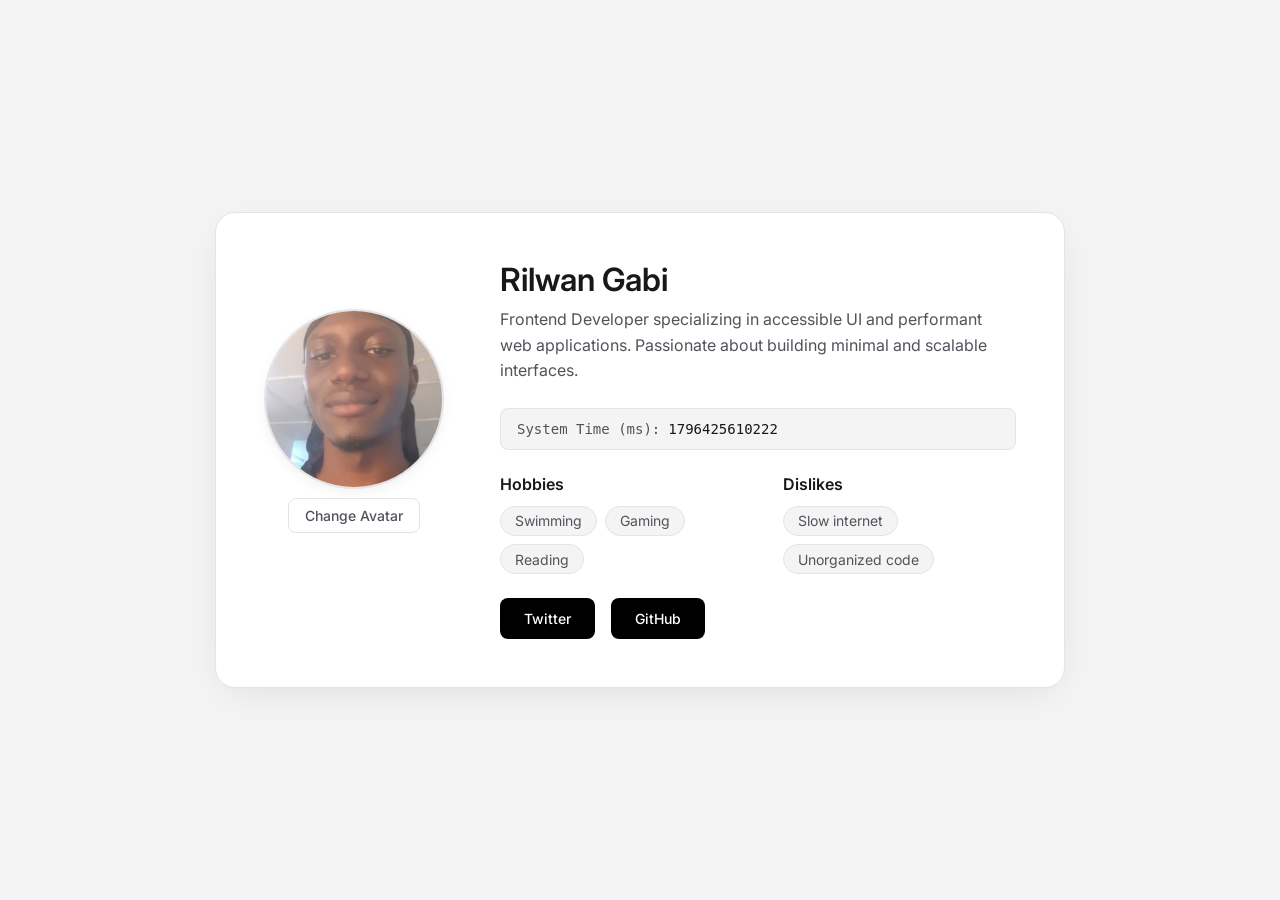
<file: index.html>
<!doctype html>
<html lang="en">
  <head>
    <meta charset="UTF-8" />
    <meta name="viewport" content="width=device-width, initial-scale=1.0" />
    <title>Profile Card</title>
    <link rel="stylesheet" href="styles.css" />
    <link rel="preconnect" href="https://fonts.googleapis.com" />
    <link rel="preconnect" href="https://fonts.gstatic.com" crossorigin />
    <link
      href="https://fonts.googleapis.com/css2?family=Inter:wght@400;500;600&display=swap"
      rel="stylesheet"
    />
  </head>
  <body>
    <main>
      <article data-testid="test-profile-card" class="profile-card">
        <figure class="profile-avatar-container">
          <img
            data-testid="test-user-avatar"
            src="img_cpy.jpg"
            alt="Portrait of Rilwan Gabi"
            class="profile-avatar"
            loading="lazy"
          />
          <div class="upload-container">
            <label
              for="avatar-upload"
              class="upload-label"
              tabindex="0"
              role="button"
              aria-controls="avatar-upload"
              >Change Avatar</label
            >
            <input
              type="file"
              id="avatar-upload"
              accept="image/*"
              class="visually-hidden"
            />
          </div>
        </figure>

        <div class="profile-content">
          <header class="profile-header">
            <h2 data-testid="test-user-name" class="profile-name">
              Rilwan Gabi
            </h2>
            <p data-testid="test-user-bio" class="profile-bio">
              Frontend Developer specializing in accessible UI and performant
              web applications. Passionate about building minimal and scalable
              interfaces.
            </p>
          </header>

          <div class="profile-time-ticker">
            <span>System Time (ms): </span>
            <span
              data-testid="test-user-time"
              aria-live="polite"
              class="time-display"
            ></span>
          </div>

          <div class="profile-details">
            <section class="hobbies-section">
              <h3>Hobbies</h3>
              <ul data-testid="test-user-hobbies" class="tag-list">
                <li>Swimming</li>
                <li>Gaming</li>
                <li>Reading</li>
              </ul>
            </section>

            <section class="dislikes-section">
              <h3>Dislikes</h3>
              <ul data-testid="test-user-dislikes" class="tag-list">
                <li>Slow internet</li>
                <li>Unorganized code</li>
              </ul>
            </section>
          </div>

          <nav data-testid="test-user-social-links" class="profile-social">
            <ul>
              <li>
                <a
                  data-testid="test-user-social-twitter"
                  href="https://x.com/Rogue_Mutant"
                  target="_blank"
                  rel="noopener noreferrer"
                  >Twitter</a
                >
              </li>
              <li>
                <a
                  href="https://github.com/RogueMutant"
                  target="_blank"
                  rel="noopener noreferrer"
                  >GitHub</a
                >
              </li>
            </ul>
          </nav>
        </div>
      </article>
    </main>
    <script src="script.js"></script>
  </body>
</html>
</file>
<file: styles.css>
:root {
  --color-bg-body: #f4f4f5;
  --color-bg-card: #ffffff;
  --color-text-main: #18181b;
  --color-text-muted: #52525b;
  --color-border: #e4e4e7;
  --color-primary: #000000;
  --color-primary-hover: #27272a;
  --color-focus: #3b82f6;
  --color-tag-bg: #f4f4f5;
  --border-radius-card: 20px;
  --border-radius-avatar: 50%;
  --transition-speed: 0.2s;
}

@media (prefers-color-scheme: dark) {
  :root {
    --color-bg-body: #09090b;
    --color-bg-card: #18181b;
    --color-text-main: #f4f4f5;
    --color-text-muted: #a1a1aa;
    --color-border: #27272a;
    --color-primary: #ffffff;
    --color-primary-hover: #e4e4e7;
    --color-tag-bg: #27272a;
  }
}

* {
  margin: 0;
  padding: 0;
  box-sizing: border-box;
}

body {
  font-family: 'Inter', system-ui, -apple-system, sans-serif;
  background-color: var(--color-bg-body);
  color: var(--color-text-main);
  min-height: 100vh;
  display: flex;
  align-items: center;
  justify-content: center;
  padding: 2rem 1rem;
}

main {
  width: 100%;
  max-width: 850px;
}

.visually-hidden {
  position: absolute;
  width: 1px;
  height: 1px;
  padding: 0;
  margin: -1px;
  overflow: hidden;
  clip: rect(0, 0, 0, 0);
  white-space: nowrap;
  border: 0;
}

:focus-visible {
  outline: 2px solid var(--color-focus);
  outline-offset: 4px;
}

.profile-card {
  background-color: var(--color-bg-card);
  border-radius: var(--border-radius-card);
  box-shadow: 0 10px 40px -10px rgba(0, 0, 0, 0.1);
  overflow: hidden;
  display: flex;
  flex-direction: column;
  padding: 2.5rem 2rem;
  gap: 2rem;
  border: 1px solid var(--color-border);
}

.profile-avatar-container {
  display: flex;
  flex-direction: column;
  align-items: center;
  gap: 1rem;
}

.profile-avatar {
  width: 180px;
  height: 180px;
  border-radius: var(--border-radius-avatar);
  object-fit: cover;
  border: 2px solid var(--color-border);
  box-shadow: 0 4px 12px rgba(0, 0, 0, 0.05);
}

.upload-label {
  cursor: pointer;
  background-color: transparent;
  color: var(--color-text-muted);
  font-size: 0.875rem;
  font-weight: 500;
  padding: 0.5rem 1rem;
  border: 1px solid var(--color-border);
  border-radius: 8px;
  transition: all var(--transition-speed) ease;
}

.upload-label:hover,
.upload-label:focus-visible {
  background-color: var(--color-tag-bg);
  color: var(--color-text-main);
}

.profile-content {
  display: flex;
  flex-direction: column;
  gap: 1.5rem;
  flex: 1;
  word-wrap: break-word;
}

.profile-name {
  font-size: 2rem;
  font-weight: 600;
  margin-bottom: 0.5rem;
  line-height: 1.2;
}

.profile-bio {
  color: var(--color-text-muted);
  line-height: 1.6;
}

.profile-time-ticker {
  display: flex;
  align-items: center;
  gap: 0.5rem;
  font-family: ui-monospace, SFMono-Regular, Menlo, Monaco, Consolas, monospace;
  font-size: 0.875rem;
  background-color: var(--color-tag-bg);
  padding: 0.75rem 1rem;
  border-radius: 8px;
  color: var(--color-text-muted);
  border: 1px solid var(--color-border);
}

.time-display {
  color: var(--color-text-main);
  font-weight: 500;
}

.profile-details {
  display: flex;
  flex-direction: column;
  gap: 1.5rem;
}

.profile-details h3 {
  font-size: 1rem;
  font-weight: 600;
  margin-bottom: 0.75rem;
  color: var(--color-text-main);
}

.tag-list {
  list-style: none;
  display: flex;
  flex-wrap: wrap;
  gap: 0.5rem;
}

.tag-list li {
  background-color: var(--color-tag-bg);
  color: var(--color-text-muted);
  padding: 0.35rem 0.875rem;
  border-radius: 9999px;
  font-size: 0.875rem;
  border: 1px solid var(--color-border);
}

.profile-social ul {
  list-style: none;
  display: flex;
  flex-wrap: wrap;
  gap: 1rem;
}

.profile-social a {
  display: inline-block;
  color: var(--color-bg-card);
  background-color: var(--color-primary);
  text-decoration: none;
  padding: 0.75rem 1.5rem;
  border-radius: 8px;
  font-weight: 500;
  font-size: 0.875rem;
  transition: all var(--transition-speed) ease;
}

.profile-social a:hover {
  background-color: var(--color-primary-hover);
  transform: translateY(-1px);
}

/* Tablet Breakpoint */
@media (min-width: 768px) {
  .profile-details {
    flex-direction: row;
    gap: 3rem;
  }
}

/* Desktop Breakpoint */
@media (min-width: 1024px) {
  .profile-card {
    flex-direction: row;
    align-items: flex-start;
    padding: 3rem;
    gap: 3.5rem;
  }

  .profile-avatar-container {
    flex-shrink: 0;
    position: sticky;
    top: 3rem;
  }
}
</file>
